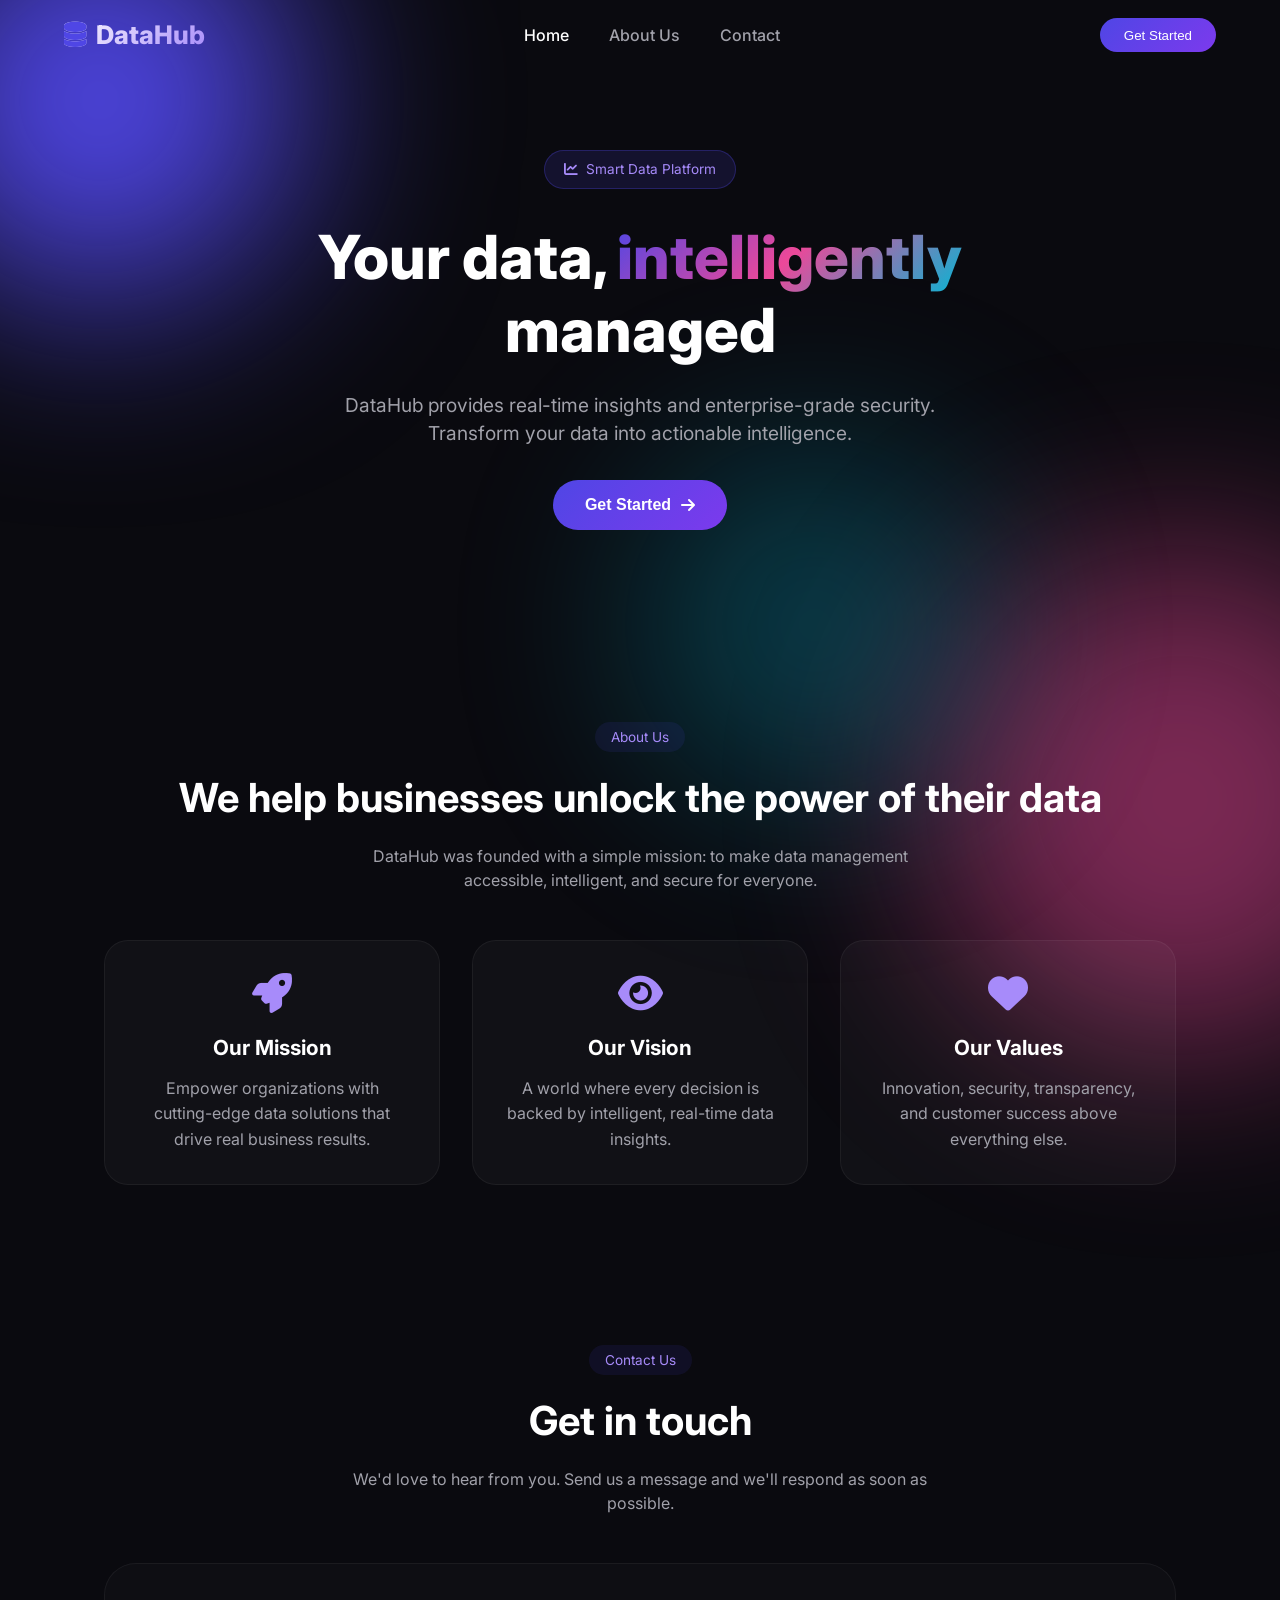
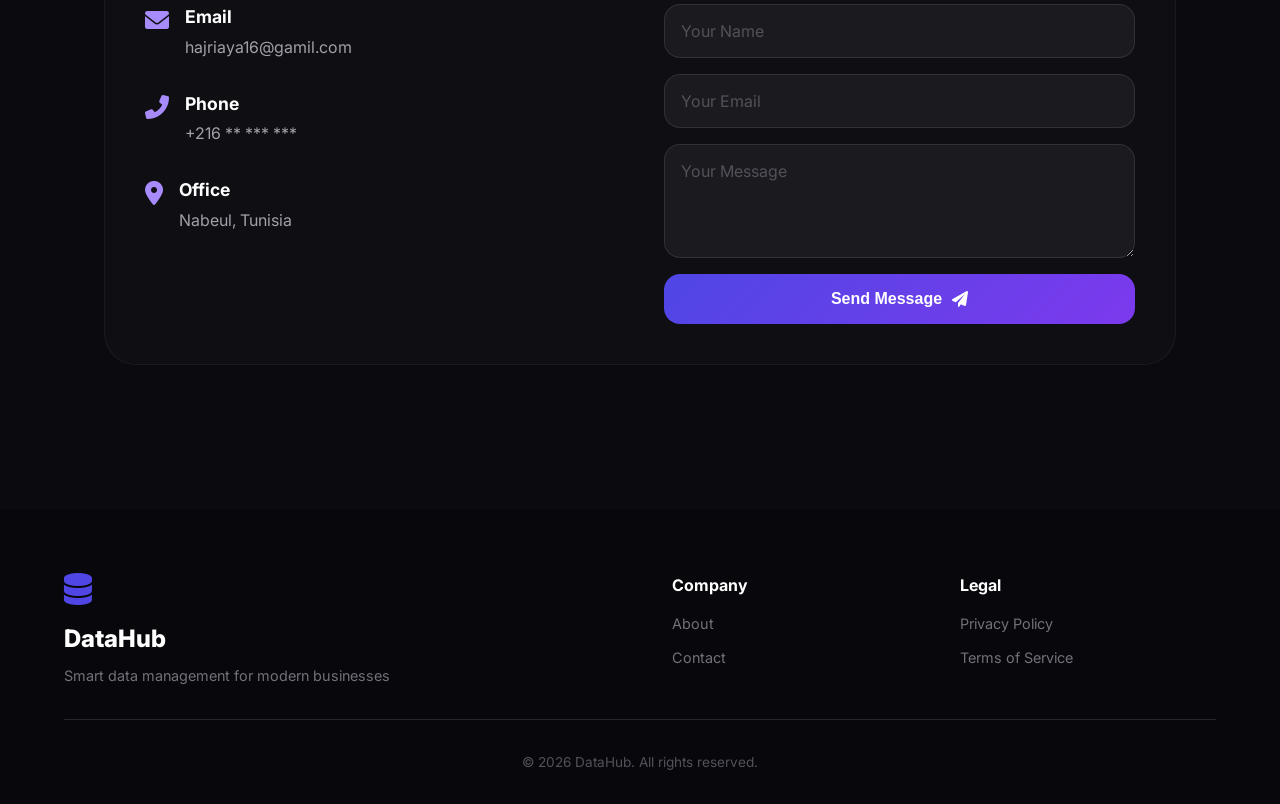
<file: datahub/frontend/index.html>
<!DOCTYPE html>
<html lang="en">
<head>
    <meta charset="UTF-8">
    <meta name="viewport" content="width=device-width, initial-scale=1.0">
    <title>DataHub </title>
    <link rel="stylesheet" href="style.css">
    <link href="https://fonts.googleapis.com/css2?family=Inter:opsz,wght@14..32,300;14..32,400;14..32,500;14..32,600;14..32,700;14..32,800&display=swap" rel="stylesheet">
    <link rel="stylesheet" href="https://cdnjs.cloudflare.com/ajax/libs/font-awesome/6.0.0-beta3/css/all.min.css">
</head>
<body>

    <div class="orb orb1"></div>
    <div class="orb orb2"></div>
    <div class="orb orb3"></div>

    <nav class="navbar">
        <div class="nav-logo">
            <i class="fas fa-database"></i>
            <span>DataHub</span>
        </div>
        <div class="nav-links">
            <a href="#" class="active">Home</a>
            <a href="#about">About Us</a>
            <a href="#contact">Contact</a>
        </div>
        <div class="nav-btn">
            <button class="btn-primary" onclick="getStarted()">Get Started</button>
        </div>
    </nav>

    <main class="container">
        <div class="hero-section">
            <div class="hero-badge">
                <i class="fas fa-chart-line"></i> Smart Data Platform
            </div>
            <h1 class="hero-title">
                Your data, <span class="gradient-text">intelligently</span><br>
                managed
            </h1>
            <p class="hero-desc">
                DataHub provides real-time insights and enterprise-grade security.
                Transform your data into actionable intelligence.
            </p>
            <div class="hero-buttons">
                <button class="btn-hero-primary" onclick="getStarted()">
                    Get Started <i class="fas fa-arrow-right"></i>
                </button>
            </div>
        </div>

        <div class="about-section" id="about">
            <div class="section-header">
                <span class="section-badge">About Us</span>
                <h2>We help businesses unlock the power of their data</h2>
                <p>DataHub was founded with a simple mission: to make data management accessible, intelligent, and secure for everyone.</p>
            </div>
            <div class="about-grid">
                <div class="about-card">
                    <i class="fas fa-rocket"></i>
                    <h3>Our Mission</h3>
                    <p>Empower organizations with cutting-edge data solutions that drive real business results.</p>
                </div>
                <div class="about-card">
                    <i class="fas fa-eye"></i>
                    <h3>Our Vision</h3>
                    <p>A world where every decision is backed by intelligent, real-time data insights.</p>
                </div>
                <div class="about-card">
                    <i class="fas fa-heart"></i>
                    <h3>Our Values</h3>
                    <p>Innovation, security, transparency, and customer success above everything else.</p>
                </div>
            </div>
        </div>

        <div class="contact-section" id="contact">
            <div class="section-header">
                <span class="section-badge">Contact Us</span>
                <h2>Get in touch</h2>
                <p>We'd love to hear from you. Send us a message and we'll respond as soon as possible.</p>
            </div>
            <div class="contact-container">
                <div class="contact-info">
                    <div class="contact-item">
                        <i class="fas fa-envelope"></i>
                        <div>
                            <h4>Email</h4>
                            <p>hajriaya16@gamil.com</p>
                        </div>
                    </div>
                    <div class="contact-item">
                        <i class="fas fa-phone-alt"></i>
                        <div>
                            <h4>Phone</h4>
                            <p>+216 ** *** ***</p>
                        </div>
                    </div>
                    <div class="contact-item">
                        <i class="fas fa-map-marker-alt"></i>
                        <div>
                            <h4>Office</h4>
                            <p>Nabeul, Tunisia</p>
                        </div>
                    </div>
                </div>
                <form class="contact-form" id="contactForm">
                    <input type="text" placeholder="Your Name" required>
                    <input type="email" placeholder="Your Email" required>
                    <textarea rows="4" placeholder="Your Message" required></textarea>
                    <button type="submit" class="btn-submit">Send Message <i class="fas fa-paper-plane"></i></button>
                </form>
            </div>
        </div>
    </main>

    <footer class="footer">
        <div class="footer-content">
            <div class="footer-brand">
                <i class="fas fa-database"></i>
                <span>DataHub</span>
                <p>Smart data management for modern businesses</p>
            </div>
            <div class="footer-links">
                <div class="link-group">
                    <h4>Company</h4>
                    <a href="#about">About</a>
                    <a href="#contact">Contact</a>
                </div>
                <div class="link-group">
                    <h4>Legal</h4>
                    <a href="privacy.html">Privacy Policy</a>
                    <a href="terms.html">Terms of Service</a>
                </div>
            </div>
        </div>
        <div class="footer-bottom">
            <p>&copy; 2026 DataHub. All rights reserved.</p>
        </div>
    </footer>

    <script>
        function getStarted() {
            window.location.href = "auth.html";
        }

        document.getElementById('contactForm').addEventListener('submit', function(e) {
            e.preventDefault();
            alert('Thank you for your message! 📨\nWe will get back to you soon.');
            this.reset();
        });
    </script>
</body>
</html>
</file>
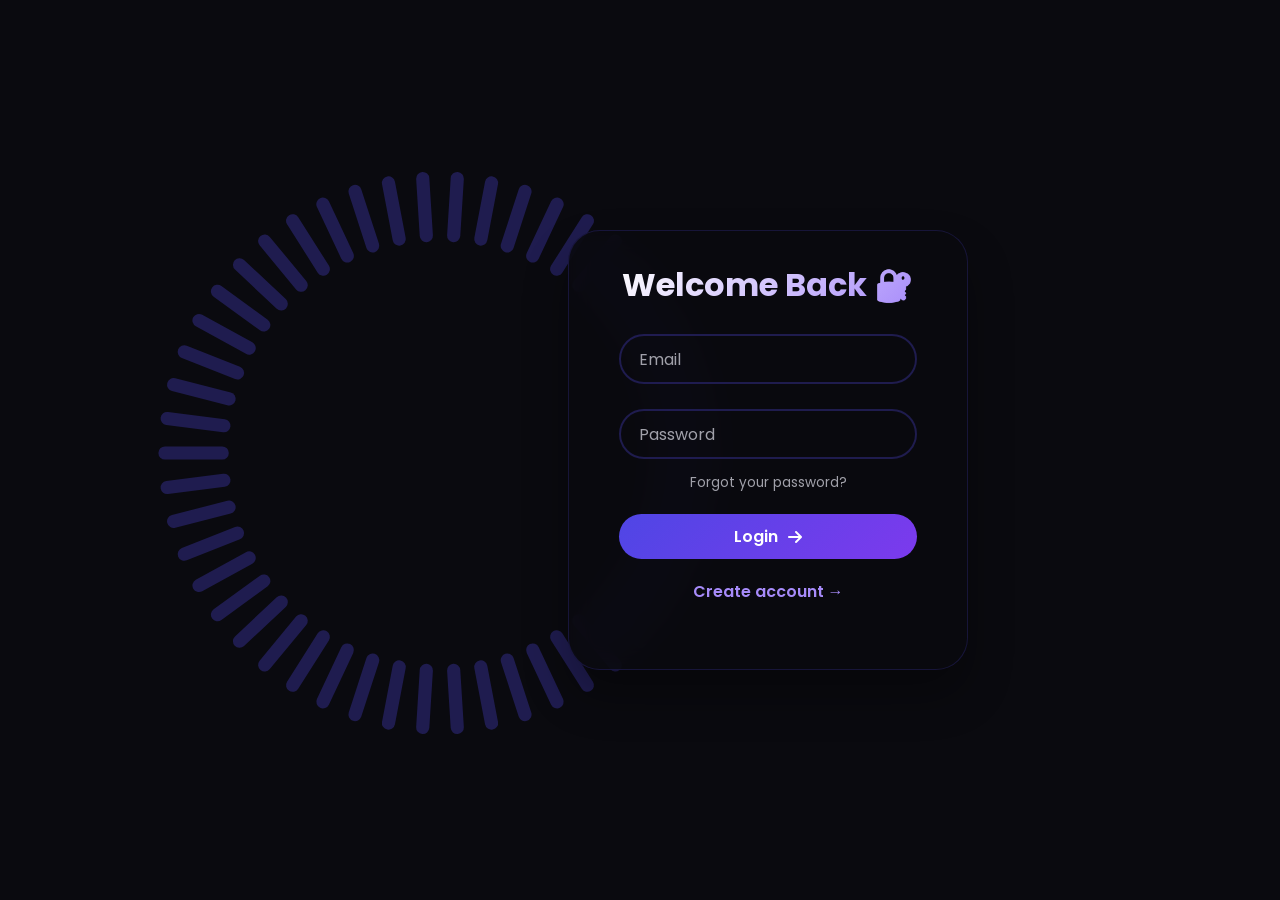
<file: datahub/frontend/auth.html>
<!DOCTYPE html>
<html lang="en">
<head>
    <meta charset="UTF-8">
    <meta name="viewport" content="width=device-width, initial-scale=1.0">
    <title>DataHub | Authentication</title>
    <link href="https://fonts.googleapis.com/css2?family=Poppins:wght@300;400;500;600;700;800;900&display=swap" rel="stylesheet">
    <link rel="stylesheet" href="https://cdnjs.cloudflare.com/ajax/libs/font-awesome/6.0.0-beta3/css/all.min.css">
    <style>
        * {
            margin: 0;
            padding: 0;
            box-sizing: border-box;
            font-family: 'Poppins', sans-serif;
        }

        body {
            display: flex;
            justify-content: center;
            align-items: center;
            min-height: 100vh;
            background: #0a0a0f;
            overflow: hidden;
        }

        /* Animated Circle Lines - DataHub colors */
        .container {
            position: relative;
            width: 256px;
            height: 256px;
            display: flex;
            justify-content: center;
            align-items: center;
            z-index: 1;
        }

        .container span {
            position: absolute;
            left: 0;
            width: 32px;
            height: 6px;
            background: rgba(79, 70, 229, 0.3);
            border-radius: 8px;
            transform-origin: 128px;
            transform: scale(2.2) rotate(calc(var(--i) * (360deg / 50)));
            animation: animateBlink 3s linear infinite;
            animation-delay: calc(var(--i) * (3s / 50));
        }

        @keyframes animateBlink {
            0% {
                background: #4f46e5;
                box-shadow: 0 0 8px #4f46e5, 0 0 15px #7c3aed;
            }
            25% {
                background: rgba(79, 70, 229, 0.2);
                box-shadow: none;
            }
            100% {
                background: rgba(79, 70, 229, 0.2);
                box-shadow: none;
            }
        }

        /* Login Box */
        .login-box {
            position: absolute;
            width: 400px;
            background: rgba(10, 10, 15, 0.85);
            backdrop-filter: blur(15px);
            border-radius: 32px;
            border: 1px solid rgba(79, 70, 229, 0.2);
            z-index: 10;
            box-shadow: 0 25px 45px rgba(0, 0, 0, 0.3);
        }

        .login-box form {
            width: 100%;
            padding: 0 50px 30px 50px;
        }

        h2 {
            font-size: 2em;
            background: linear-gradient(135deg, #ffffff, #a78bfa);
            -webkit-background-clip: text;
            background-clip: text;
            color: transparent;
            text-align: center;
            margin: 30px 0 20px 0;
        }

        /* Input Box */
        .input-box {
            position: relative;
            margin: 25px 0;
        }

        .input-box input {
            width: 100%;
            height: 50px;
            background: transparent;
            border: 2px solid rgba(79, 70, 229, 0.3);
            outline: none;
            border-radius: 40px;
            font-size: 1em;
            color: #fff;
            padding: 0 20px;
            transition: .5s ease;
        }

        .input-box input:focus,
        .input-box input:valid {
            border-color: #4f46e5;
            box-shadow: 0 0 8px rgba(79, 70, 229, 0.4);
        }

        .input-box label {
            position: absolute;
            top: 50%;
            left: 20px;
            transform: translateY(-50%);
            font-size: 1em;
            color: #a1a1aa;
            pointer-events: none;
            transition: .5s ease;
        }

        .input-box input:focus ~ label,
        .input-box input:valid ~ label {
            top: 1px;
            font-size: .8em;
            background: #0a0a0f;
            padding: 0 6px;
            color: #a78bfa;
        }

        /* Forgot Password */
        .forgot-pass {
            margin: -15px 0 20px;
            text-align: center;
        }

        .forgot-pass a {
            font-size: .85em;
            color: #a1a1aa;
            text-decoration: none;
            transition: .3s ease;
        }

        .forgot-pass a:hover {
            color: #a78bfa;
            text-decoration: underline;
        }

        /* Button */
        .btn {
            width: 100%;
            height: 45px;
            background: linear-gradient(135deg, #4f46e5, #7c3aed);
            border: none;
            outline: none;
            border-radius: 40px;
            cursor: pointer;
            font-size: 1em;
            color: white;
            font-weight: 600;
            transition: .3s ease;
            display: flex;
            align-items: center;
            justify-content: center;
            gap: 10px;
        }

        .btn:hover {
            transform: translateY(-2px);
            box-shadow: 0 5px 20px rgba(79, 70, 229, 0.4);
            gap: 15px;
        }

        .btn:disabled {
            opacity: 0.6;
            cursor: not-allowed;
            transform: none;
        }

        /* Signup Link */
        .signup-link {
            margin: 20px 0 10px;
            text-align: center;
        }

        .signup-link a {
            font-size: 1em;
            color: #a78bfa;
            text-decoration: none;
            font-weight: 600;
            transition: .3s ease;
        }

        .signup-link a:hover {
            text-decoration: underline;
            text-shadow: 0 0 5px #a78bfa;
        }

        /* Register Box */
        .register-box {
            position: absolute;
            width: 400px;
            background: rgba(10, 10, 15, 0.85);
            backdrop-filter: blur(15px);
            border-radius: 32px;
            border: 1px solid rgba(79, 70, 229, 0.2);
            z-index: 10;
            box-shadow: 0 25px 45px rgba(0, 0, 0, 0.3);
        }

        .register-box form {
            width: 100%;
            padding: 0 50px 30px 50px;
        }

        .hidden {
            display: none;
        }

        /* Message Styles */
        .message {
            text-align: center;
            margin-top: 15px;
            padding: 10px;
            border-radius: 12px;
            font-size: 0.85em;
        }

        .message.success {
            background: rgba(79, 70, 229, 0.1);
            color: #a78bfa;
            border: 1px solid rgba(79, 70, 229, 0.3);
        }

        .message.error {
            background: rgba(239, 68, 68, 0.1);
            color: #f87171;
            border: 1px solid rgba(239, 68, 68, 0.3);
        }

        /* Loading Overlay */
        .loading-overlay {
            position: absolute;
            top: 0;
            left: 0;
            width: 100%;
            height: 100%;
            background: rgba(10, 10, 15, 0.95);
            backdrop-filter: blur(8px);
            border-radius: 32px;
            display: flex;
            flex-direction: column;
            justify-content: center;
            align-items: center;
            z-index: 20;
        }

        .spinner {
            width: 50px;
            height: 50px;
            border: 3px solid rgba(79, 70, 229, 0.3);
            border-top: 3px solid #4f46e5;
            border-radius: 50%;
            animation: spin 1s linear infinite;
        }

        @keyframes spin {
            0% { transform: rotate(0deg); }
            100% { transform: rotate(360deg); }
        }

        .loading-text {
            margin-top: 15px;
            color: #a78bfa;
            font-size: 0.9em;
        }

        /* Responsive */
        @media (max-width: 480px) {
            .login-box, .register-box {
                width: 320px;
            }
            .login-box form, .register-box form {
                padding: 0 30px 20px 30px;
            }
            h2 {
                font-size: 1.6em;
                margin: 20px 0 15px 0;
            }
            .container {
                transform: scale(0.8);
            }
        }

        /* Position relative for boxes */
        .login-box, .register-box {
            position: relative;
        }
    </style>
</head>
<body>

    <!-- Animated Circle Lines -->
    <div class="container">
        <div class="circle-lines">
            <span style="--i:0;"></span>
            <span style="--i:1;"></span>
            <span style="--i:2;"></span>
            <span style="--i:3;"></span>
            <span style="--i:4;"></span>
            <span style="--i:5;"></span>
            <span style="--i:6;"></span>
            <span style="--i:7;"></span>
            <span style="--i:8;"></span>
            <span style="--i:9;"></span>
            <span style="--i:10;"></span>
            <span style="--i:11;"></span>
            <span style="--i:12;"></span>
            <span style="--i:13;"></span>
            <span style="--i:14;"></span>
            <span style="--i:15;"></span>
            <span style="--i:16;"></span>
            <span style="--i:17;"></span>
            <span style="--i:18;"></span>
            <span style="--i:19;"></span>
            <span style="--i:20;"></span>
            <span style="--i:21;"></span>
            <span style="--i:22;"></span>
            <span style="--i:23;"></span>
            <span style="--i:24;"></span>
            <span style="--i:25;"></span>
            <span style="--i:26;"></span>
            <span style="--i:27;"></span>
            <span style="--i:28;"></span>
            <span style="--i:29;"></span>
            <span style="--i:30;"></span>
            <span style="--i:31;"></span>
            <span style="--i:32;"></span>
            <span style="--i:33;"></span>
            <span style="--i:34;"></span>
            <span style="--i:35;"></span>
            <span style="--i:36;"></span>
            <span style="--i:37;"></span>
            <span style="--i:38;"></span>
            <span style="--i:39;"></span>
            <span style="--i:40;"></span>
            <span style="--i:41;"></span>
            <span style="--i:42;"></span>
            <span style="--i:43;"></span>
            <span style="--i:44;"></span>
            <span style="--i:45;"></span>
            <span style="--i:46;"></span>
            <span style="--i:47;"></span>
            <span style="--i:48;"></span>
            <span style="--i:49;"></span>
        </div>
    </div>

    <!-- LOGIN BOX -->
    <div class="login-box" id="loginBox">
        <form id="loginForm">
            <h2>Welcome Back 🔐</h2>
            <div class="input-box">
                <input type="email" id="loginEmail" required>
                <label>Email</label>
            </div>
            <div class="input-box">
                <input type="password" id="loginPassword" required>
                <label>Password</label>
            </div>
            <div class="forgot-pass">
                <a href="#">Forgot your password?</a>
            </div>
            <button type="button" class="btn" id="loginBtn" onclick="login()">Login <i class="fas fa-arrow-right"></i></button>
            <div class="signup-link">
                <a href="#" onclick="showRegister(); return false;">Create account →</a>
            </div>
            <p id="loginMsg" class="message"></p>
        </form>
    </div>

    <!-- REGISTER BOX -->
    <div class="register-box hidden" id="registerBox">
        <form id="registerForm">
            <h2>Create Account </h2>
            <div class="input-box">
                <input type="text" id="regUsername" required>
                <label>Username</label>
            </div>
            <div class="input-box">
                <input type="email" id="regEmail" required>
                <label>Email</label>
            </div>
            <div class="input-box">
                <input type="password" id="regPassword" required>
                <label>Password</label>
            </div>
            <button type="button" class="btn" id="registerBtn" onclick="register()">Register <i class="fas fa-user-plus"></i></button>
            <div class="signup-link">
                <a href="#" onclick="showLogin(); return false;">← Back to Login</a>
            </div>
            <p id="regMsg" class="message"></p>
        </form>
    </div>

    <script>
        // Show/Hide functions
        function showLogin() {
            document.getElementById("loginBox").classList.remove("hidden");
            document.getElementById("registerBox").classList.add("hidden");
        }

        function showRegister() {
            document.getElementById("registerBox").classList.remove("hidden");
            document.getElementById("loginBox").classList.add("hidden");
        }

        // Show loading spinner
        function showLoading(boxId, buttonId, show) {
            const box = document.getElementById(boxId);
            const button = document.getElementById(buttonId);
            
            if (show) {
                button.disabled = true;
                button.innerHTML = '<i class="fas fa-spinner fa-pulse"></i> Loading...';
                
                let overlay = box.querySelector('.loading-overlay');
                if (!overlay) {
                    overlay = document.createElement('div');
                    overlay.className = 'loading-overlay';
                    overlay.innerHTML = `
                        <div class="spinner"></div>
                        <div class="loading-text">Processing request...</div>
                    `;
                    box.style.position = 'relative';
                    box.appendChild(overlay);
                } else {
                    overlay.style.display = 'flex';
                }
            } else {
                button.disabled = false;
                if (buttonId === 'loginBtn') {
                    button.innerHTML = 'Login <i class="fas fa-arrow-right"></i>';
                } else {
                    button.innerHTML = 'Register <i class="fas fa-user-plus"></i>';
                }
                
                const overlay = box.querySelector('.loading-overlay');
                if (overlay) {
                    overlay.style.display = 'none';
                }
            }
        }

        // Show message
        function showMessage(elementId, message, isError = false) {
            const msgElement = document.getElementById(elementId);
            msgElement.innerHTML = message;
            msgElement.className = isError ? 'message error' : 'message success';
            
            setTimeout(() => {
                if (msgElement.innerHTML === message) {
                    msgElement.innerHTML = '';
                    msgElement.className = 'message';
                }
            }, 3000);
        }

        // LOGIN FUNCTION
        async function login() {
            const email = document.getElementById("loginEmail").value.trim();
            const password = document.getElementById("loginPassword").value;

            if (!email || !password) {
                showMessage("loginMsg", "❌ Please fill in all fields", true);
                return;
            }

            showLoading("loginBox", "loginBtn", true);

            try {
                const response = await fetch("http://localhost:8081/api/users/login", {
                    method: "POST",
                    headers: { "Content-Type": "application/json" },
                    body: JSON.stringify({ email, password })
                });

                const data = await response.json(); // 🔥 مهم

                showLoading("loginBox", "loginBtn", false);

                if (!response.ok) {
                    showMessage("loginMsg", "❌ Invalid credentials", true);
                    return;
                }

                // save token
                localStorage.setItem("token", data.token);

                showMessage("loginMsg", "✅ Login successful!", false);

                // 🔥 ROLE ROUTING HERE
                setTimeout(() => {
                    if (data.role === "ADMIN") {
                        window.location.href = "dashboard-admin.html";
                    } else {
                        window.location.href = "dashboard-user.html";
                    }
                }, 800);

            } catch (error) {
                showLoading("loginBox", "loginBtn", false);
                showMessage("loginMsg", "❌ Network error", true);
            }
        }
        // REGISTER FUNCTION
        async function register() {
            const username = document.getElementById("regUsername").value.trim();
            const email = document.getElementById("regEmail").value.trim();
            const password = document.getElementById("regPassword").value;
            
            if (!username || !email || !password) {
                showMessage("regMsg", "❌ Please fill in all fields", true);
                return;
            }
            
            if (password.length < 6) {
                showMessage("regMsg", "❌ Password must be at least 6 characters", true);
                return;
            }
            
            showLoading("registerBox", "registerBtn", true);
            
            try {
                const response = await fetch("http://localhost:8081/api/users/register", {
                    method: "POST",
                    headers: { "Content-Type": "application/json" },
                    body: JSON.stringify({ username, email, password })
                });
                
                const data = await response.json();
                
                showLoading("registerBox", "registerBtn", false);
                
                if (response.status === 200 || response.status === 201) {
                    showMessage("regMsg", "✅ Registered successfully! Please login.", false);
                    document.getElementById("regUsername").value = "";
                    document.getElementById("regEmail").value = "";
                    document.getElementById("regPassword").value = "";
                    
                    setTimeout(() => {
                        showLogin();
                        showMessage("loginMsg", "✅ Account created! Please login.", false);
                    }, 1500);
                } else {
                    showMessage("regMsg", "❌ " + (data.message || "Registration failed. Email may already exist."), true);
                }
            } catch (error) {
                showLoading("registerBox", "registerBtn", false);
                showMessage("regMsg", "❌ Network error. Cannot connect to server.", true);
                console.error("Register error:", error);
            }
        }
    </script>
</body>
</html>
</file>
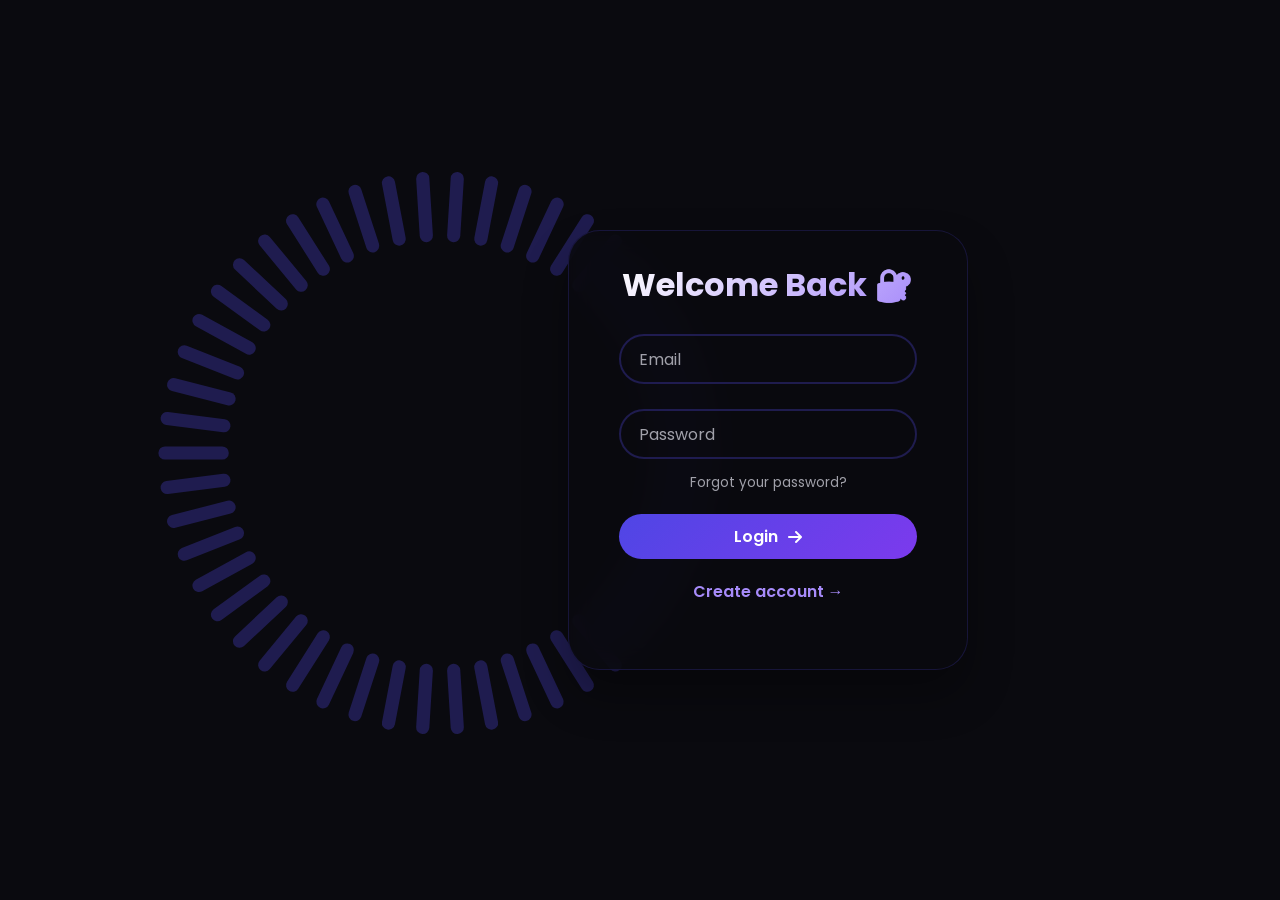
<file: datahub/frontend/dashboard-admin.html>
<!DOCTYPE html>
<html lang="en">
<head>
    <meta charset="UTF-8">
    <meta name="viewport" content="width=device-width, initial-scale=1.0">
    <title>Admin Dashboard - DataHub</title>
    <link href="https://fonts.googleapis.com/css2?family=Inter:opsz,wght@14..32,300;14..32,400;14..32,500;14..32,600;14..32,700;14..32,800&display=swap" rel="stylesheet">
    <link rel="stylesheet" href="https://cdnjs.cloudflare.com/ajax/libs/font-awesome/6.0.0-beta3/css/all.min.css">
    <style>
        * {
            margin: 0;
            padding: 0;
            box-sizing: border-box;
        }

        body {
            font-family: 'Inter', system-ui, -apple-system, sans-serif;
            background: #0a0a0f;
            color: #ffffff;
            overflow-x: hidden;
            min-height: 100vh;
        }

        /* Animated Orbs */
        .orb {
            position: fixed;
            border-radius: 50%;
            filter: blur(100px);
            z-index: -1;
            pointer-events: none;
            animation: float 20s infinite alternate ease-in-out;
        }

        .orb1 {
            width: 400px;
            height: 400px;
            background: #4f46e5;
            top: -100px;
            left: -100px;
            animation-duration: 25s;
        }

        .orb2 {
            width: 500px;
            height: 500px;
            background: #ec4899;
            bottom: -150px;
            right: -150px;
            animation-duration: 30s;
            animation-delay: -5s;
            opacity: 0.5;
        }

        .orb3 {
            width: 350px;
            height: 350px;
            background: #06b6d4;
            top: 50%;
            left: 50%;
            animation-duration: 22s;
            animation-delay: -10s;
            opacity: 0.3;
        }

        @keyframes float {
            0% {
                transform: translate(0, 0) scale(1);
            }
            100% {
                transform: translate(80px, 80px) scale(1.2);
            }
        }

        /* Topbar */
        .topbar {
            display: flex;
            justify-content: space-between;
            align-items: center;
            padding: 1rem 5%;
            background: rgba(10, 10, 15, 0.8);
            backdrop-filter: blur(10px);
            border-bottom: 1px solid rgba(79, 70, 229, 0.2);
            position: sticky;
            top: 0;
            z-index: 100;
        }

        .topbar h2 {
            font-size: 1.5rem;
            font-weight: 600;
            display: flex;
            align-items: center;
            gap: 10px;
        }

        .topbar h2 i {
            color: #ec4899;
            font-size: 1.8rem;
        }

        .admin-badge {
            background: linear-gradient(135deg, #ec4899, #4f46e5);
            padding: 0.2rem 0.8rem;
            border-radius: 40px;
            font-size: 0.7rem;
            font-weight: 500;
            margin-left: 10px;
        }

        .logout-btn {
            background: linear-gradient(135deg, #4f46e5, #7c3aed);
            border: none;
            color: white;
            padding: 0.6rem 1.5rem;
            border-radius: 40px;
            cursor: pointer;
            font-weight: 600;
            font-size: 0.9rem;
            transition: all 0.3s ease;
            display: flex;
            align-items: center;
            gap: 8px;
        }

        .logout-btn:hover {
            transform: translateY(-2px);
            box-shadow: 0 10px 25px -5px rgba(79, 70, 229, 0.4);
            gap: 12px;
        }

        /* Container */
        .container {
            max-width: 1400px;
            margin: 0 auto;
            padding: 2rem 5%;
            display: grid;
            grid-template-columns: 1fr 1fr;
            gap: 2rem;
        }

        /* Cards */
        .card {
            background: rgba(255, 255, 255, 0.03);
            backdrop-filter: blur(10px);
            border: 1px solid rgba(255, 255, 255, 0.05);
            border-radius: 24px;
            padding: 2rem;
            transition: all 0.3s ease;
        }

        .card:hover {
            border-color: rgba(79, 70, 229, 0.3);
            box-shadow: 0 10px 30px rgba(0, 0, 0, 0.3);
        }

        .card h3 {
            font-size: 1.5rem;
            margin-bottom: 1.5rem;
            display: flex;
            align-items: center;
            gap: 10px;
        }

        .card h3 i {
            color: #a78bfa;
        }

        .card h3 .count-badge {
            background: rgba(79, 70, 229, 0.2);
            padding: 0.2rem 0.6rem;
            border-radius: 20px;
            font-size: 0.8rem;
            font-weight: 500;
            color: #a78bfa;
        }

        /* Buttons */
        .card-btn {
            background: linear-gradient(135deg, #4f46e5, #7c3aed);
            border: none;
            color: white;
            padding: 0.75rem 1.5rem;
            border-radius: 12px;
            cursor: pointer;
            font-weight: 500;
            font-size: 0.9rem;
            transition: all 0.3s ease;
            margin-bottom: 1.5rem;
            display: inline-flex;
            align-items: center;
            gap: 8px;
        }

        .card-btn:hover {
            transform: translateY(-2px);
            box-shadow: 0 10px 20px -5px rgba(79, 70, 229, 0.4);
            gap: 12px;
        }

        /* Lists */
        .list-container {
            max-height: 500px;
            overflow-y: auto;
        }

        .list-item {
            background: rgba(255, 255, 255, 0.03);
            border: 1px solid rgba(255, 255, 255, 0.05);
            border-radius: 16px;
            padding: 1rem;
            margin-bottom: 0.8rem;
            transition: all 0.3s ease;
        }

        .list-item:hover {
            background: rgba(79, 70, 229, 0.05);
            border-color: rgba(79, 70, 229, 0.3);
            transform: translateX(5px);
        }

        .user-header {
            display: flex;
            justify-content: space-between;
            align-items: center;
            margin-bottom: 0.5rem;
            flex-wrap: wrap;
            gap: 0.5rem;
        }

        .user-name {
            font-size: 1rem;
            font-weight: 700;
            color: #a78bfa;
            display: flex;
            align-items: center;
            gap: 8px;
        }

        .user-role {
            font-size: 0.7rem;
            padding: 0.2rem 0.6rem;
            border-radius: 20px;
            font-weight: 500;
        }

        .role-admin {
            background: rgba(236, 72, 153, 0.2);
            color: #ec4899;
            border: 1px solid rgba(236, 72, 153, 0.3);
        }

        .role-user {
            background: rgba(79, 70, 229, 0.2);
            color: #a78bfa;
            border: 1px solid rgba(79, 70, 229, 0.3);
        }

        .user-email {
            font-size: 0.8rem;
            color: #a1a1aa;
            display: flex;
            align-items: center;
            gap: 6px;
        }

        .data-item {
            background: rgba(255, 255, 255, 0.03);
            border: 1px solid rgba(255, 255, 255, 0.05);
            border-radius: 16px;
            padding: 1rem;
            margin-bottom: 0.8rem;
            transition: all 0.3s ease;
        }

        .data-item:hover {
            background: rgba(79, 70, 229, 0.05);
            border-color: rgba(79, 70, 229, 0.3);
            transform: translateX(5px);
        }

        .data-title {
            font-size: 1rem;
            font-weight: 700;
            color: #a78bfa;
            margin-bottom: 0.5rem;
            display: flex;
            align-items: center;
            gap: 8px;
        }

        .data-meta {
            font-size: 0.75rem;
            color: #52525b;
            display: flex;
            align-items: center;
            gap: 6px;
            margin-top: 0.5rem;
        }

        .data-meta i {
            font-size: 0.7rem;
        }

        /* Empty state */
        .empty-state {
            text-align: center;
            padding: 2rem;
            color: #52525b;
        }

        .empty-state i {
            font-size: 3rem;
            margin-bottom: 1rem;
            opacity: 0.5;
        }

        /* Loading spinner */
        .loading-spinner {
            display: flex;
            justify-content: center;
            align-items: center;
            padding: 2rem;
        }

        .spinner {
            width: 40px;
            height: 40px;
            border: 3px solid rgba(79, 70, 229, 0.3);
            border-top: 3px solid #4f46e5;
            border-radius: 50%;
            animation: spin 1s linear infinite;
        }

        @keyframes spin {
            0% { transform: rotate(0deg); }
            100% { transform: rotate(360deg); }
        }

        /* Scrollbar */
        .list-container::-webkit-scrollbar {
            width: 6px;
        }

        .list-container::-webkit-scrollbar-track {
            background: rgba(255, 255, 255, 0.05);
            border-radius: 10px;
        }

        .list-container::-webkit-scrollbar-thumb {
            background: rgba(79, 70, 229, 0.4);
            border-radius: 10px;
        }

        .list-container::-webkit-scrollbar-thumb:hover {
            background: rgba(79, 70, 229, 0.6);
        }

        /* Message */
        .message {
            margin-top: 1rem;
            padding: 0.75rem;
            border-radius: 12px;
            font-size: 0.85rem;
            text-align: center;
        }

        .message.error {
            background: rgba(239, 68, 68, 0.1);
            color: #f87171;
            border: 1px solid rgba(239, 68, 68, 0.3);
        }

        /* Responsive */
        @media (max-width: 768px) {
            .container {
                grid-template-columns: 1fr;
                gap: 1.5rem;
                padding: 1.5rem;
            }

            .topbar {
                padding: 0.8rem 1.5rem;
            }

            .topbar h2 {
                font-size: 1.2rem;
            }

            .card {
                padding: 1.5rem;
            }

            .card h3 {
                font-size: 1.3rem;
            }

            .user-header {
                flex-direction: column;
                align-items: flex-start;
            }
        }

        @media (max-width: 480px) {
            .topbar h2 span {
                display: none;
            }

            .logout-btn span {
                display: none;
            }
        }
    </style>
</head>
<body>

    <div class="orb orb1"></div>
    <div class="orb orb2"></div>
    <div class="orb orb3"></div>

    <!-- Topbar -->
    <div class="topbar">
        <h2>
            <i class="fas fa-crown"></i>
            <span>Admin Dashboard</span>
            <span class="admin-badge">ADMIN</span>
        </h2>
        <button class="logout-btn" onclick="logout()">
            <i class="fas fa-sign-out-alt"></i>
            <span>Logout</span>
        </button>
    </div>

    <!-- Main Container -->
    <div class="container">
        <!-- Users Card -->
        <div class="card">
            <h3>
                <i class="fas fa-users"></i>
                All Users
                <span class="count-badge" id="usersCount">0</span>
            </h3>
            <button class="card-btn" onclick="loadUsers()">
                <i class="fas fa-sync-alt"></i>
                Load Users
            </button>
            <div id="usersList" class="list-container">
                <div class="empty-state">
                    <i class="fas fa-user-friends"></i>
                    <p>No users loaded yet</p>
                    <p style="font-size: 0.8rem;">Click "Load Users" to see all registered users</p>
                </div>
            </div>
        </div>

        <!-- Data Card -->
        <div class="card">
            <h3>
                <i class="fas fa-database"></i>
                All Data
                <span class="count-badge" id="dataCount">0</span>
            </h3>
            <button class="card-btn" onclick="loadAllData()">
                <i class="fas fa-sync-alt"></i>
                Load Data
            </button>
            <div id="allData" class="list-container">
                <div class="empty-state">
                    <i class="fas fa-inbox"></i>
                    <p>No data loaded yet</p>
                    <p style="font-size: 0.8rem;">Click "Load Data" to see all user data</p>
                </div>
            </div>
        </div>
    </div>

    <script>
        // Get token from localStorage
        const token = localStorage.getItem("token");

        // Check if user is authenticated
        if (!token) {
            window.location.href = "auth.html";
        }

        // Show loading spinner
        function showLoading(containerId) {
            const container = document.getElementById(containerId);
            container.innerHTML = `
                <div class="loading-spinner">
                    <div class="spinner"></div>
                </div>
            `;
        }

        // Show empty state
        function showEmptyState(containerId, message, icon) {
            const container = document.getElementById(containerId);
            container.innerHTML = `
                <div class="empty-state">
                    <i class="fas ${icon}"></i>
                    <p>${message}</p>
                </div>
            `;
        }

        // Update count badge
        function updateCountBadge(badgeId, count) {
            const badge = document.getElementById(badgeId);
            if (badge) {
                badge.textContent = count;
            }
        }

        // LOAD USERS
        async function loadUsers() {
            showLoading("usersList");
            
            try {
                const response = await fetch("http://localhost:8081/api/admin/users", {
                    headers: {
                        "Authorization": "Bearer " + token
                    }
                });
                
                if (response.status === 401 || response.status === 403) {
                    localStorage.removeItem("token");
                    window.location.href = "auth.html";
                    return;
                }
                
                const users = await response.json();
                
                if (!users || users.length === 0) {
                    showEmptyState("usersList", "No users found", "fa-user-friends");
                    updateCountBadge("usersCount", 0);
                    return;
                }
                
                // Update count badge
                updateCountBadge("usersCount", users.length);
                
                // Display users
                const usersListDiv = document.getElementById("usersList");
                usersListDiv.innerHTML = users.map(user => `
                    <div class="list-item">
                        <div class="user-header">
                            <div class="user-name">
                                <i class="fas fa-user-circle"></i>
                                ${escapeHtml(user.username)}
                            </div>
                            <div class="user-role ${user.role === 'ADMIN' ? 'role-admin' : 'role-user'}">
                                <i class="fas ${user.role === 'ADMIN' ? 'fa-crown' : 'fa-user'}"></i>
                                ${user.role || 'USER'}
                            </div>
                        </div>
                        <div class="user-email">
                            <i class="fas fa-envelope"></i>
                            ${escapeHtml(user.email)}
                        </div>
                    </div>
                `).join("");
                
            } catch (error) {
                console.error("Error loading users:", error);
                showEmptyState("usersList", "Error loading users. Check your connection.", "fa-exclamation-triangle");
            }
        }

        // LOAD ALL DATA
        async function loadAllData() {
            showLoading("allData");
            
            try {
                const response = await fetch("http://localhost:8081/api/data/all", {
                    headers: {
                        "Authorization": "Bearer " + token
                    }
                });
                
                if (response.status === 401 || response.status === 403) {
                    localStorage.removeItem("token");
                    window.location.href = "auth.html";
                    return;
                }
                
                const data = await response.json();
                
                if (!data || data.length === 0) {
                    showEmptyState("allData", "No data found", "fa-inbox");
                    updateCountBadge("dataCount", 0);
                    return;
                }
                
                // Update count badge
                updateCountBadge("dataCount", data.length);
                
                // Display data
                const allDataDiv = document.getElementById("allData");
                allDataDiv.innerHTML = data.map(item => `
                    <div class="data-item">
                        <div class="data-title">
                            <i class="fas fa-tag"></i>
                            ${escapeHtml(item.title)}
                        </div>
                        <div class="data-content" style="font-size:0.85rem; color:#a1a1aa; margin-top:0.5rem;">
                            ${escapeHtml(item.content && item.content.length > 150 ? item.content.substring(0, 150) + '...' : item.content || 'No content')}
                        </div>
                        <div class="data-meta">
                            <i class="fas fa-user"></i>
                            Created by: ${escapeHtml(item.createdBy || 'Unknown')}
                        </div>
                    </div>
                `).join("");
                
            } catch (error) {
                console.error("Error loading data:", error);
                showEmptyState("allData", "Error loading data. Check your connection.", "fa-exclamation-triangle");
            }
        }

        // LOGOUT
        function logout() {
            localStorage.removeItem("token");
            window.location.href = "auth.html";
        }

        // Helper function to escape HTML
        function escapeHtml(str) {
            if (!str) return "";
            return str
                .replace(/&/g, "&amp;")
                .replace(/</g, "&lt;")
                .replace(/>/g, "&gt;")
                .replace(/"/g, "&quot;")
                .replace(/'/g, "&#39;");
        }
    </script>
</body>
</html>
</file>
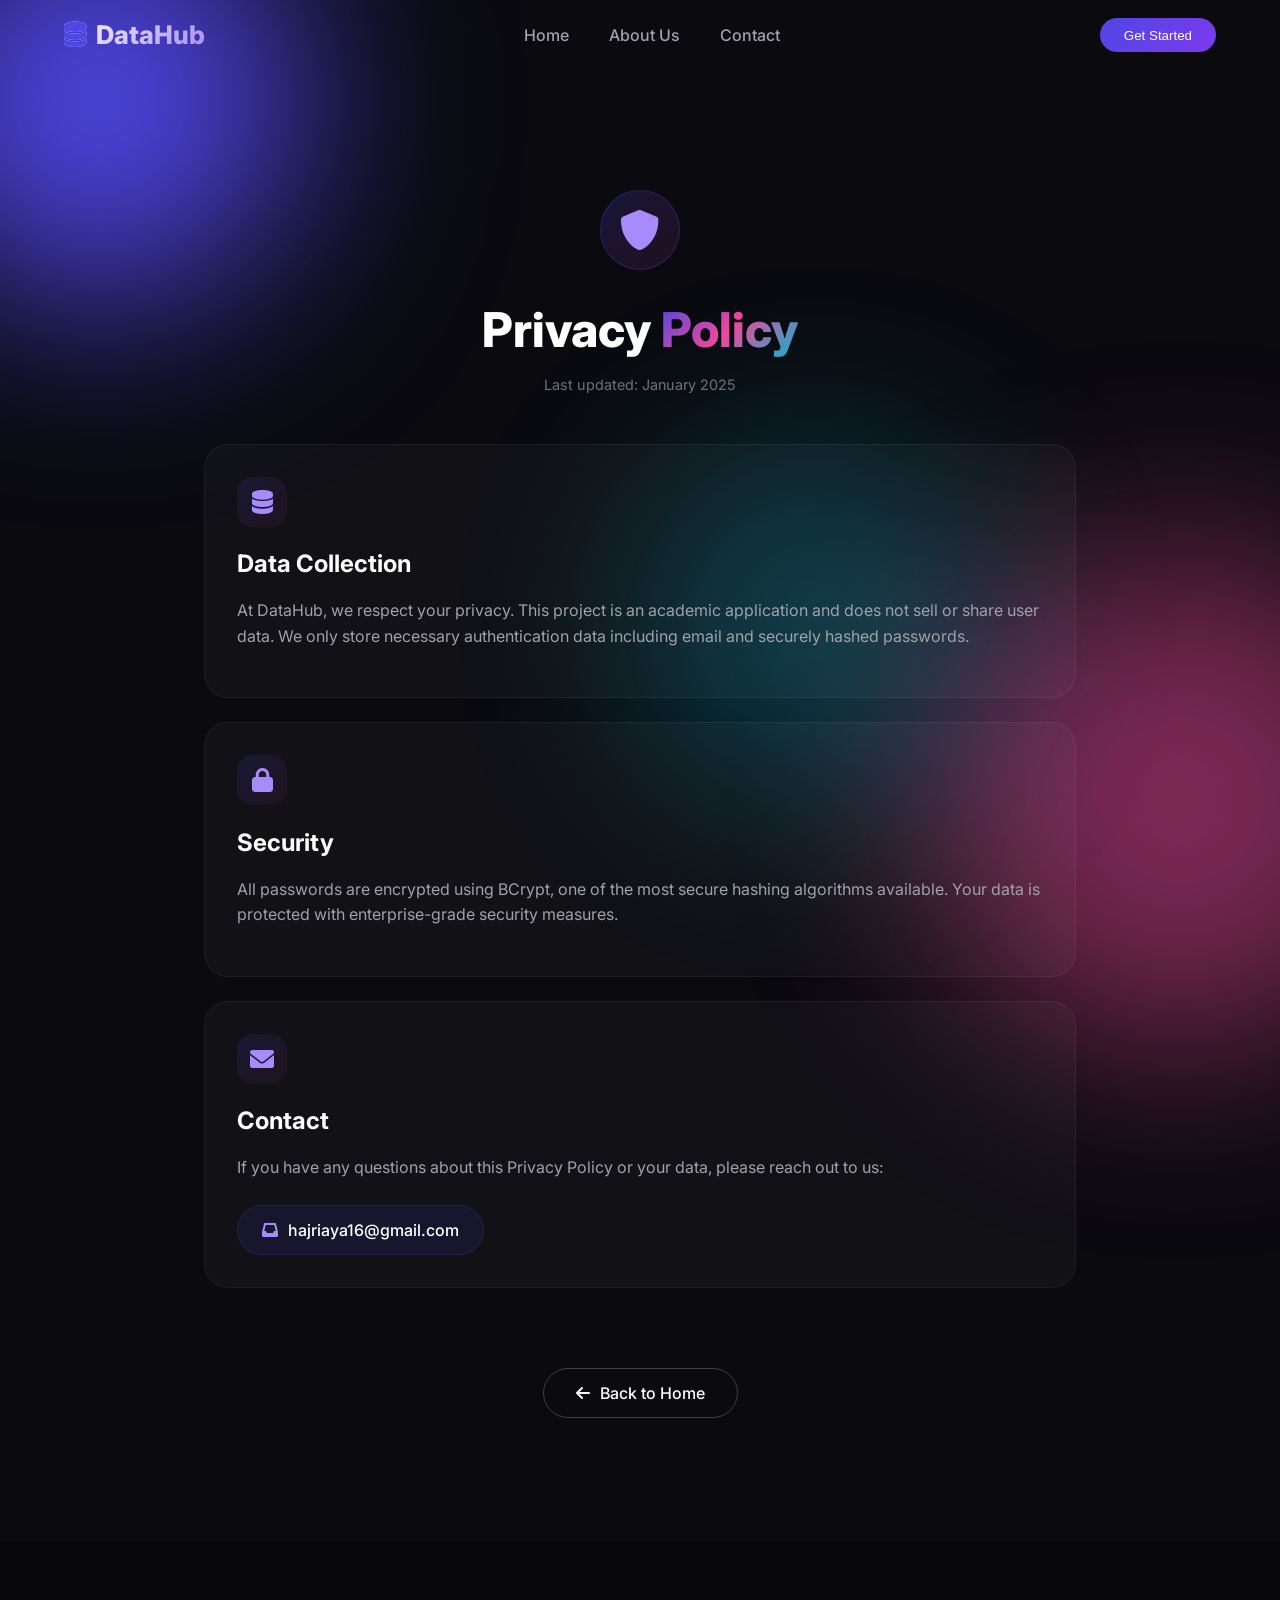
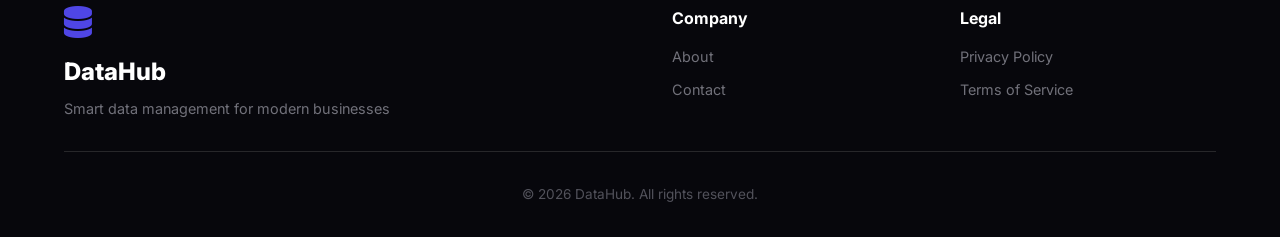
<file: datahub/frontend/privacy.html>
<!DOCTYPE html>
<html lang="en">
<head>
    <meta charset="UTF-8">
    <meta name="viewport" content="width=device-width, initial-scale=1.0">
    <title>Privacy Policy - DataHub</title>
    <link href="https://fonts.googleapis.com/css2?family=Inter:opsz,wght@14..32,300;14..32,400;14..32,500;14..32,600;14..32,700;14..32,800&display=swap" rel="stylesheet">
    <link rel="stylesheet" href="https://cdnjs.cloudflare.com/ajax/libs/font-awesome/6.0.0-beta3/css/all.min.css">
    <style>
        * {
            margin: 0;
            padding: 0;
            box-sizing: border-box;
        }

        body {
            font-family: 'Inter', system-ui, -apple-system, sans-serif;
            background: #0a0a0f;
            color: #ffffff;
            overflow-x: hidden;
            line-height: 1.5;
        }

        /* Animated Orbs */
        .orb {
            position: fixed;
            border-radius: 50%;
            filter: blur(100px);
            z-index: -1;
            pointer-events: none;
            animation: float 20s infinite alternate ease-in-out;
        }

        .orb1 {
            width: 400px;
            height: 400px;
            background: #4f46e5;
            top: -100px;
            left: -100px;
            animation-duration: 25s;
        }

        .orb2 {
            width: 500px;
            height: 500px;
            background: #ec4899;
            bottom: -150px;
            right: -150px;
            animation-duration: 30s;
            animation-delay: -5s;
            opacity: 0.5;
        }

        .orb3 {
            width: 350px;
            height: 350px;
            background: #06b6d4;
            top: 50%;
            left: 50%;
            animation-duration: 22s;
            animation-delay: -10s;
            opacity: 0.3;
        }

        @keyframes float {
            0% {
                transform: translate(0, 0) scale(1);
            }
            100% {
                transform: translate(80px, 80px) scale(1.2);
            }
        }

        /* Navbar */
        .navbar {
            display: flex;
            justify-content: space-between;
            align-items: center;
            padding: 1rem 5%;
            max-width: 1400px;
            margin: 0 auto;
            position: relative;
            z-index: 100;
        }

        .nav-logo {
            display: flex;
            align-items: center;
            gap: 10px;
            font-size: 1.6rem;
            font-weight: 800;
            background: linear-gradient(135deg, #fff, #a78bfa);
            -webkit-background-clip: text;
            background-clip: text;
            color: transparent;
        }

        .nav-logo i {
            color: #4f46e5;
            background: none;
            -webkit-background-clip: unset;
            background-clip: unset;
        }

        .nav-links {
            display: flex;
            gap: 2.5rem;
        }

        .nav-links a {
            text-decoration: none;
            color: #a1a1aa;
            font-weight: 500;
            transition: color 0.3s ease;
        }

        .nav-links a:hover {
            color: #ffffff;
        }

        .btn-primary {
            background: linear-gradient(135deg, #4f46e5, #7c3aed);
            border: none;
            color: white;
            padding: 0.6rem 1.5rem;
            border-radius: 40px;
            cursor: pointer;
            font-weight: 500;
            transition: all 0.3s ease;
        }

        .btn-primary:hover {
            transform: translateY(-2px);
            box-shadow: 0 10px 25px -5px rgba(79, 70, 229, 0.4);
        }

        /* Legal Container */
        .legal-container {
            max-width: 1000px;
            margin: 0 auto;
            padding: 120px 5% 60px;
        }

        .legal-header {
            text-align: center;
            margin-bottom: 3rem;
        }

        .legal-icon {
            width: 80px;
            height: 80px;
            background: linear-gradient(135deg, rgba(79, 70, 229, 0.2), rgba(236, 72, 153, 0.1));
            border-radius: 50%;
            display: flex;
            align-items: center;
            justify-content: center;
            margin: 0 auto 1.5rem;
            border: 1px solid rgba(79, 70, 229, 0.3);
        }

        .legal-icon i {
            font-size: 2.5rem;
            color: #a78bfa;
        }

        .legal-header h1 {
            font-size: 3rem;
            font-weight: 800;
            margin-bottom: 0.5rem;
        }

        .gradient-text {
            background: linear-gradient(135deg, #4f46e5, #ec4899, #06b6d4);
            -webkit-background-clip: text;
            background-clip: text;
            color: transparent;
        }

        .legal-header p {
            color: #71717a;
            font-size: 0.9rem;
        }

        /* Legal Cards */
        .legal-content {
            display: flex;
            flex-direction: column;
            gap: 1.5rem;
            margin-bottom: 3rem;
        }

        .legal-card {
            background: rgba(255, 255, 255, 0.03);
            border: 1px solid rgba(255, 255, 255, 0.05);
            border-radius: 24px;
            padding: 2rem;
            transition: all 0.3s ease;
        }

        .legal-card:hover {
            transform: translateY(-3px);
            border-color: rgba(79, 70, 229, 0.3);
            background: rgba(79, 70, 229, 0.02);
        }

        .card-icon {
            width: 50px;
            height: 50px;
            background: linear-gradient(135deg, rgba(79, 70, 229, 0.15), rgba(236, 72, 153, 0.05));
            border-radius: 16px;
            display: flex;
            align-items: center;
            justify-content: center;
            margin-bottom: 1.2rem;
        }

        .card-icon i {
            font-size: 1.5rem;
            color: #a78bfa;
        }

        .legal-card h2 {
            font-size: 1.5rem;
            margin-bottom: 1rem;
        }

        .legal-card p {
            color: #a1a1aa;
            line-height: 1.6;
            margin-bottom: 1rem;
        }

        .contact-email {
            display: inline-flex;
            align-items: center;
            gap: 10px;
            background: rgba(79, 70, 229, 0.1);
            padding: 0.75rem 1.5rem;
            border-radius: 40px;
            margin-top: 0.5rem;
            border: 1px solid rgba(79, 70, 229, 0.2);
        }

        .contact-email i {
            color: #a78bfa;
        }

        .contact-email span {
            color: white;
            font-weight: 500;
        }

        /* Back Link */
        .legal-footer {
            text-align: center;
            padding: 2rem 0;
        }

        .back-link {
            display: inline-flex;
            align-items: center;
            gap: 10px;
            background: transparent;
            border: 1px solid #3f3f46;
            padding: 0.75rem 2rem;
            border-radius: 40px;
            color: white;
            text-decoration: none;
            font-weight: 500;
            transition: all 0.3s ease;
        }

        .back-link:hover {
            border-color: #4f46e5;
            background: rgba(79, 70, 229, 0.1);
            gap: 15px;
        }

        /* Footer */
        .footer {
            background: #07070c;
            padding: 4rem 5% 2rem;
            margin-top: 2rem;
        }

        .footer-content {
            max-width: 1200px;
            margin: 0 auto;
            display: grid;
            grid-template-columns: 1fr 1fr;
            gap: 4rem;
        }

        .footer-brand i {
            font-size: 2rem;
            color: #4f46e5;
            margin-bottom: 1rem;
        }

        .footer-brand span {
            font-size: 1.5rem;
            font-weight: 800;
            display: block;
            margin-bottom: 0.5rem;
        }

        .footer-brand p {
            color: #71717a;
            font-size: 0.9rem;
        }

        .footer-links {
            display: grid;
            grid-template-columns: repeat(2, 1fr);
            gap: 2rem;
        }

        .link-group h4 {
            color: white;
            margin-bottom: 1rem;
            font-size: 1rem;
        }

        .link-group a {
            display: block;
            color: #71717a;
            text-decoration: none;
            margin-bottom: 0.75rem;
            font-size: 0.9rem;
            transition: color 0.3s ease;
        }

        .link-group a:hover {
            color: #a78bfa;
        }

        .footer-bottom {
            text-align: center;
            padding-top: 2rem;
            margin-top: 2rem;
            border-top: 1px solid #27272a;
            color: #52525b;
            font-size: 0.85rem;
        }

        /* Responsive */
        @media (max-width: 768px) {
            .navbar {
                flex-direction: column;
                gap: 1rem;
                padding: 1rem;
            }

            .nav-links {
                gap: 1.5rem;
                flex-wrap: wrap;
                justify-content: center;
            }

            .legal-header h1 {
                font-size: 2rem;
            }

            .legal-container {
                padding: 100px 5% 40px;
            }

            .legal-card {
                padding: 1.5rem;
            }

            .footer-content {
                grid-template-columns: 1fr;
                gap: 2rem;
            }
        }

        @media (max-width: 480px) {
            .legal-header h1 {
                font-size: 1.8rem;
            }

            .legal-icon {
                width: 60px;
                height: 60px;
            }

            .legal-icon i {
                font-size: 1.8rem;
            }

            .footer-links {
                grid-template-columns: 1fr;
            }
        }
    </style>
</head>
<body>

    <div class="orb orb1"></div>
    <div class="orb orb2"></div>
    <div class="orb orb3"></div>

    <nav class="navbar">
        <div class="nav-logo">
            <i class="fas fa-database"></i>
            <span>DataHub</span>
        </div>
        <div class="nav-links">
            <a href="index.html">Home</a>
            <a href="index.html#about">About Us</a>
            <a href="index.html#contact">Contact</a>
        </div>
        <div class="nav-btn">
            <button class="btn-primary" onclick="window.location.href='index.html'">Get Started</button>
        </div>
    </nav>

    <main class="legal-container">
        <div class="legal-header">
            <div class="legal-icon">
                <i class="fas fa-shield-alt"></i>
            </div>
            <h1>Privacy <span class="gradient-text">Policy</span></h1>
            <p>Last updated: January 2025</p>
        </div>

        <div class="legal-content">
            <div class="legal-card">
                <div class="card-icon">
                    <i class="fas fa-database"></i>
                </div>
                <h2>Data Collection</h2>
                <p>At DataHub, we respect your privacy. This project is an academic application and does not sell or share user data. We only store necessary authentication data including email and securely hashed passwords.</p>
            </div>

            <div class="legal-card">
                <div class="card-icon">
                    <i class="fas fa-lock"></i>
                </div>
                <h2>Security</h2>
                <p>All passwords are encrypted using BCrypt, one of the most secure hashing algorithms available. Your data is protected with enterprise-grade security measures.</p>
            </div>

            <div class="legal-card">
                <div class="card-icon">
                    <i class="fas fa-envelope"></i>
                </div>
                <h2>Contact</h2>
                <p>If you have any questions about this Privacy Policy or your data, please reach out to us:</p>
                <div class="contact-email">
                    <i class="fas fa-inbox"></i>
                    <span>hajriaya16@gmail.com</span>
                </div>
            </div>
        </div>

        <div class="legal-footer">
            <a href="index.html" class="back-link">
                <i class="fas fa-arrow-left"></i>
                Back to Home
            </a>
        </div>
    </main>

    <footer class="footer">
        <div class="footer-content">
            <div class="footer-brand">
                <i class="fas fa-database"></i>
                <span>DataHub</span>
                <p>Smart data management for modern businesses</p>
            </div>
            <div class="footer-links">
                <div class="link-group">
                    <h4>Company</h4>
                    <a href="index.html#about">About</a>
                    <a href="index.html#contact">Contact</a>
                </div>
                <div class="link-group">
                    <h4>Legal</h4>
                    <a href="privacy.html">Privacy Policy</a>
                    <a href="#">Terms of Service</a>
                </div>
            </div>
        </div>
        <div class="footer-bottom">
            <p>&copy; 2026 DataHub. All rights reserved.</p>
        </div>
    </footer>

</body>
</html>
</file>
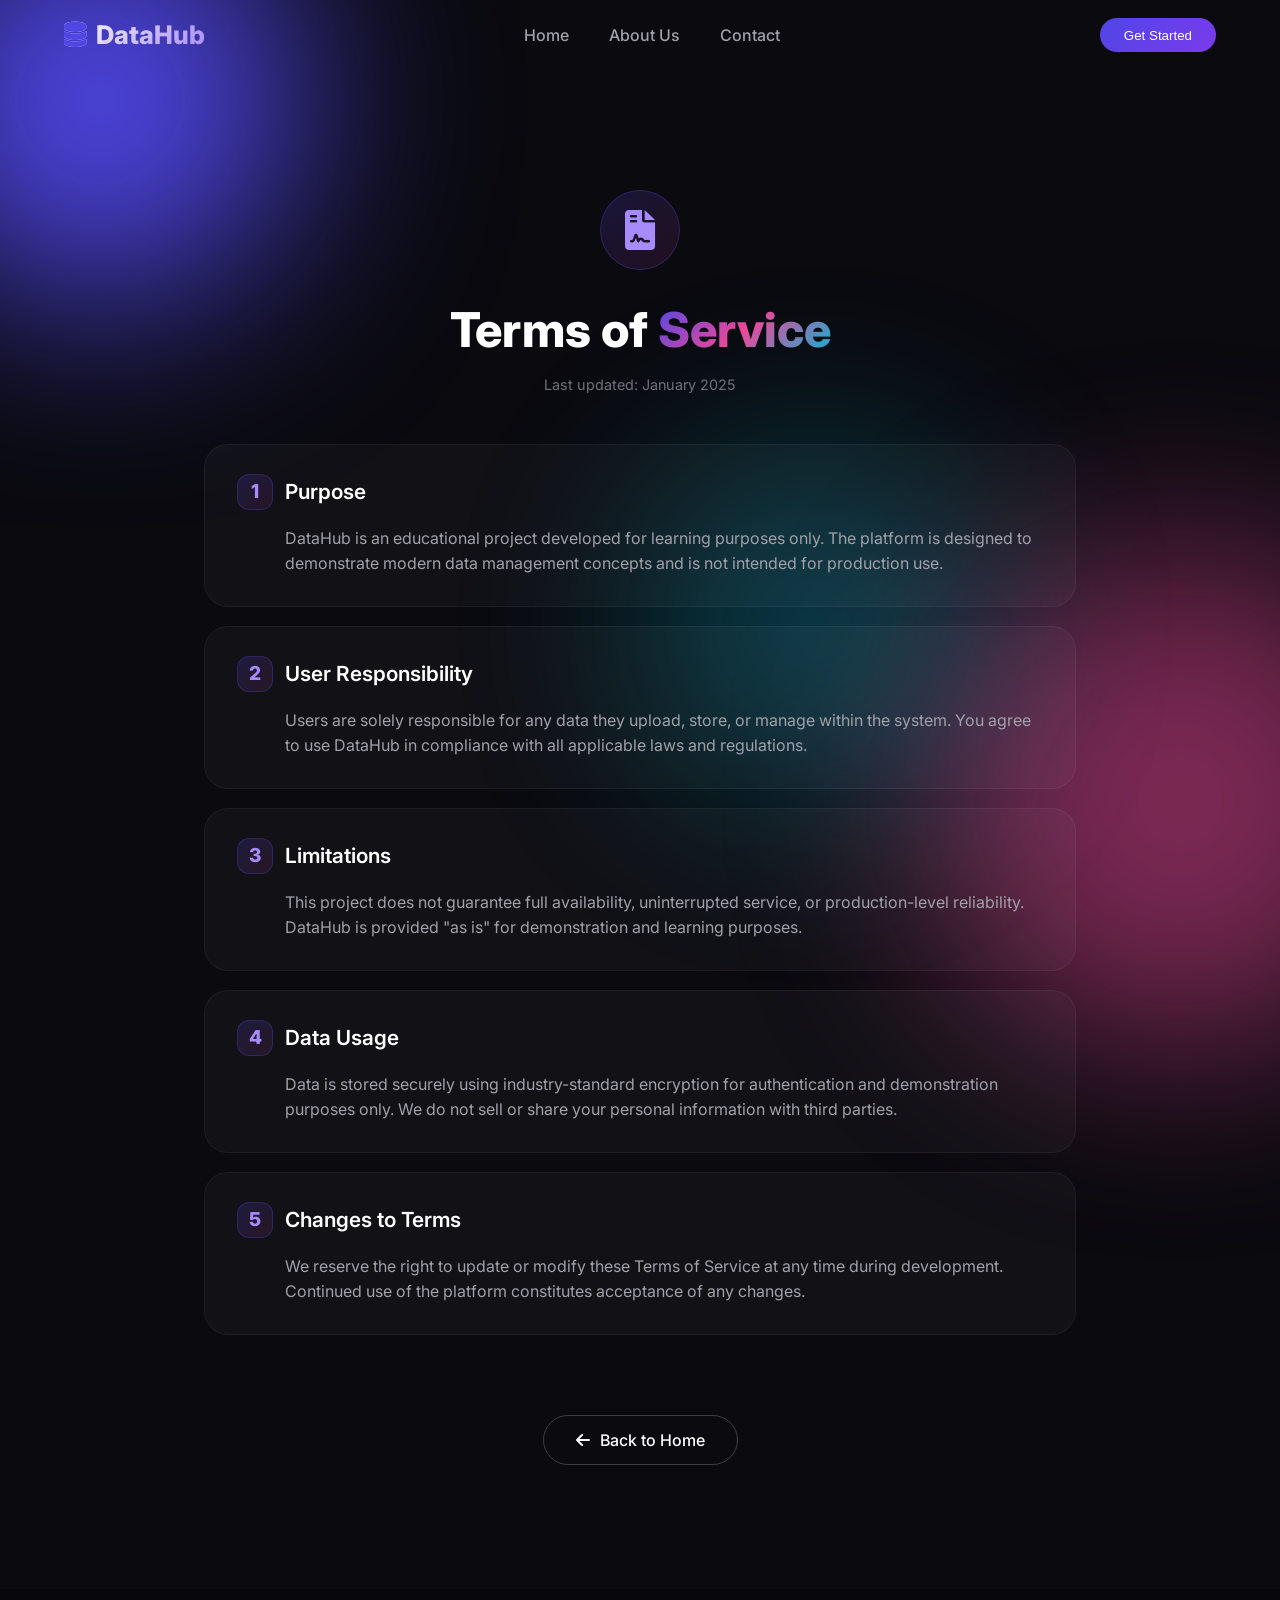
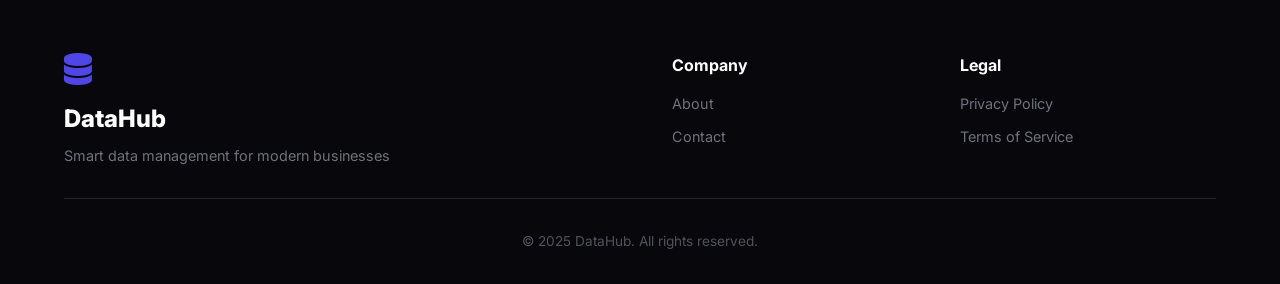
<file: datahub/frontend/terms.html>
<!DOCTYPE html>
<html lang="en">
<head>
    <meta charset="UTF-8">
    <meta name="viewport" content="width=device-width, initial-scale=1.0">
    <title>Terms of Service - DataHub</title>
    <link href="https://fonts.googleapis.com/css2?family=Inter:opsz,wght@14..32,300;14..32,400;14..32,500;14..32,600;14..32,700;14..32,800&display=swap" rel="stylesheet">
    <link rel="stylesheet" href="https://cdnjs.cloudflare.com/ajax/libs/font-awesome/6.0.0-beta3/css/all.min.css">
    <style>
        * {
            margin: 0;
            padding: 0;
            box-sizing: border-box;
        }

        body {
            font-family: 'Inter', system-ui, -apple-system, sans-serif;
            background: #0a0a0f;
            color: #ffffff;
            overflow-x: hidden;
            line-height: 1.5;
        }

        /* Animated Orbs */
        .orb {
            position: fixed;
            border-radius: 50%;
            filter: blur(100px);
            z-index: -1;
            pointer-events: none;
            animation: float 20s infinite alternate ease-in-out;
        }

        .orb1 {
            width: 400px;
            height: 400px;
            background: #4f46e5;
            top: -100px;
            left: -100px;
            animation-duration: 25s;
        }

        .orb2 {
            width: 500px;
            height: 500px;
            background: #ec4899;
            bottom: -150px;
            right: -150px;
            animation-duration: 30s;
            animation-delay: -5s;
            opacity: 0.5;
        }

        .orb3 {
            width: 350px;
            height: 350px;
            background: #06b6d4;
            top: 50%;
            left: 50%;
            animation-duration: 22s;
            animation-delay: -10s;
            opacity: 0.3;
        }

        @keyframes float {
            0% {
                transform: translate(0, 0) scale(1);
            }
            100% {
                transform: translate(80px, 80px) scale(1.2);
            }
        }

        /* Navbar */
        .navbar {
            display: flex;
            justify-content: space-between;
            align-items: center;
            padding: 1rem 5%;
            max-width: 1400px;
            margin: 0 auto;
            position: relative;
            z-index: 100;
        }

        .nav-logo {
            display: flex;
            align-items: center;
            gap: 10px;
            font-size: 1.6rem;
            font-weight: 800;
            background: linear-gradient(135deg, #fff, #a78bfa);
            -webkit-background-clip: text;
            background-clip: text;
            color: transparent;
        }

        .nav-logo i {
            color: #4f46e5;
            background: none;
            -webkit-background-clip: unset;
            background-clip: unset;
        }

        .nav-links {
            display: flex;
            gap: 2.5rem;
        }

        .nav-links a {
            text-decoration: none;
            color: #a1a1aa;
            font-weight: 500;
            transition: color 0.3s ease;
        }

        .nav-links a:hover {
            color: #ffffff;
        }

        .btn-primary {
            background: linear-gradient(135deg, #4f46e5, #7c3aed);
            border: none;
            color: white;
            padding: 0.6rem 1.5rem;
            border-radius: 40px;
            cursor: pointer;
            font-weight: 500;
            transition: all 0.3s ease;
        }

        .btn-primary:hover {
            transform: translateY(-2px);
            box-shadow: 0 10px 25px -5px rgba(79, 70, 229, 0.4);
        }

        /* Legal Container */
        .legal-container {
            max-width: 1000px;
            margin: 0 auto;
            padding: 120px 5% 60px;
        }

        .legal-header {
            text-align: center;
            margin-bottom: 3rem;
        }

        .legal-icon {
            width: 80px;
            height: 80px;
            background: linear-gradient(135deg, rgba(79, 70, 229, 0.2), rgba(236, 72, 153, 0.1));
            border-radius: 50%;
            display: flex;
            align-items: center;
            justify-content: center;
            margin: 0 auto 1.5rem;
            border: 1px solid rgba(79, 70, 229, 0.3);
        }

        .legal-icon i {
            font-size: 2.5rem;
            color: #a78bfa;
        }

        .legal-header h1 {
            font-size: 3rem;
            font-weight: 800;
            margin-bottom: 0.5rem;
        }

        .gradient-text {
            background: linear-gradient(135deg, #4f46e5, #ec4899, #06b6d4);
            -webkit-background-clip: text;
            background-clip: text;
            color: transparent;
        }

        .legal-header p {
            color: #71717a;
            font-size: 0.9rem;
        }

        /* Legal Cards */
        .legal-content {
            display: flex;
            flex-direction: column;
            gap: 1.2rem;
            margin-bottom: 3rem;
        }

        .legal-card {
            background: rgba(255, 255, 255, 0.03);
            border: 1px solid rgba(255, 255, 255, 0.05);
            border-radius: 24px;
            padding: 1.8rem 2rem;
            transition: all 0.3s ease;
        }

        .legal-card:hover {
            transform: translateX(5px);
            border-color: rgba(79, 70, 229, 0.3);
            background: rgba(79, 70, 229, 0.02);
        }

        .card-header {
            display: flex;
            align-items: center;
            gap: 12px;
            margin-bottom: 1rem;
        }

        .card-number {
            width: 36px;
            height: 36px;
            background: linear-gradient(135deg, rgba(79, 70, 229, 0.2), rgba(236, 72, 153, 0.1));
            border-radius: 12px;
            display: flex;
            align-items: center;
            justify-content: center;
            font-weight: 800;
            font-size: 1.2rem;
            color: #a78bfa;
            border: 1px solid rgba(79, 70, 229, 0.3);
        }

        .legal-card h2 {
            font-size: 1.3rem;
            font-weight: 600;
            color: #ffffff;
        }

        .legal-card p {
            color: #a1a1aa;
            line-height: 1.6;
            margin-left: 48px;
        }

        /* Back Link */
        .legal-footer {
            text-align: center;
            padding: 2rem 0;
        }

        .back-link {
            display: inline-flex;
            align-items: center;
            gap: 10px;
            background: transparent;
            border: 1px solid #3f3f46;
            padding: 0.75rem 2rem;
            border-radius: 40px;
            color: white;
            text-decoration: none;
            font-weight: 500;
            transition: all 0.3s ease;
        }

        .back-link:hover {
            border-color: #4f46e5;
            background: rgba(79, 70, 229, 0.1);
            gap: 15px;
        }

        /* Footer */
        .footer {
            background: #07070c;
            padding: 4rem 5% 2rem;
            margin-top: 2rem;
        }

        .footer-content {
            max-width: 1200px;
            margin: 0 auto;
            display: grid;
            grid-template-columns: 1fr 1fr;
            gap: 4rem;
        }

        .footer-brand i {
            font-size: 2rem;
            color: #4f46e5;
            margin-bottom: 1rem;
        }

        .footer-brand span {
            font-size: 1.5rem;
            font-weight: 800;
            display: block;
            margin-bottom: 0.5rem;
        }

        .footer-brand p {
            color: #71717a;
            font-size: 0.9rem;
        }

        .footer-links {
            display: grid;
            grid-template-columns: repeat(2, 1fr);
            gap: 2rem;
        }

        .link-group h4 {
            color: white;
            margin-bottom: 1rem;
            font-size: 1rem;
        }

        .link-group a {
            display: block;
            color: #71717a;
            text-decoration: none;
            margin-bottom: 0.75rem;
            font-size: 0.9rem;
            transition: color 0.3s ease;
        }

        .link-group a:hover {
            color: #a78bfa;
        }

        .footer-bottom {
            text-align: center;
            padding-top: 2rem;
            margin-top: 2rem;
            border-top: 1px solid #27272a;
            color: #52525b;
            font-size: 0.85rem;
        }

        /* Responsive */
        @media (max-width: 768px) {
            .navbar {
                flex-direction: column;
                gap: 1rem;
                padding: 1rem;
            }

            .nav-links {
                gap: 1.5rem;
                flex-wrap: wrap;
                justify-content: center;
            }

            .legal-header h1 {
                font-size: 2rem;
            }

            .legal-container {
                padding: 100px 5% 40px;
            }

            .legal-card {
                padding: 1.5rem;
            }

            .legal-card p {
                margin-left: 0;
                margin-top: 0.5rem;
            }

            .card-header {
                flex-wrap: wrap;
            }

            .footer-content {
                grid-template-columns: 1fr;
                gap: 2rem;
            }
        }

        @media (max-width: 480px) {
            .legal-header h1 {
                font-size: 1.8rem;
            }

            .legal-icon {
                width: 60px;
                height: 60px;
            }

            .legal-icon i {
                font-size: 1.8rem;
            }

            .footer-links {
                grid-template-columns: 1fr;
            }
        }
    </style>
</head>
<body>

    <div class="orb orb1"></div>
    <div class="orb orb2"></div>
    <div class="orb orb3"></div>

    <nav class="navbar">
        <div class="nav-logo">
            <i class="fas fa-database"></i>
            <span>DataHub</span>
        </div>
        <div class="nav-links">
            <a href="index.html">Home</a>
            <a href="index.html#about">About Us</a>
            <a href="index.html#contact">Contact</a>
        </div>
        <div class="nav-btn">
            <button class="btn-primary" onclick="window.location.href='index.html'">Get Started</button>
        </div>
    </nav>

    <main class="legal-container">
        <div class="legal-header">
            <div class="legal-icon">
                <i class="fas fa-file-contract"></i>
            </div>
            <h1>Terms of <span class="gradient-text">Service</span></h1>
            <p>Last updated: January 2025</p>
        </div>

        <div class="legal-content">
            <div class="legal-card">
                <div class="card-header">
                    <div class="card-number">1</div>
                    <h2>Purpose</h2>
                </div>
                <p>DataHub is an educational project developed for learning purposes only. The platform is designed to demonstrate modern data management concepts and is not intended for production use.</p>
            </div>

            <div class="legal-card">
                <div class="card-header">
                    <div class="card-number">2</div>
                    <h2>User Responsibility</h2>
                </div>
                <p>Users are solely responsible for any data they upload, store, or manage within the system. You agree to use DataHub in compliance with all applicable laws and regulations.</p>
            </div>

            <div class="legal-card">
                <div class="card-header">
                    <div class="card-number">3</div>
                    <h2>Limitations</h2>
                </div>
                <p>This project does not guarantee full availability, uninterrupted service, or production-level reliability. DataHub is provided "as is" for demonstration and learning purposes.</p>
            </div>

            <div class="legal-card">
                <div class="card-header">
                    <div class="card-number">4</div>
                    <h2>Data Usage</h2>
                </div>
                <p>Data is stored securely using industry-standard encryption for authentication and demonstration purposes only. We do not sell or share your personal information with third parties.</p>
            </div>

            <div class="legal-card">
                <div class="card-header">
                    <div class="card-number">5</div>
                    <h2>Changes to Terms</h2>
                </div>
                <p>We reserve the right to update or modify these Terms of Service at any time during development. Continued use of the platform constitutes acceptance of any changes.</p>
            </div>
        </div>

        <div class="legal-footer">
            <a href="index.html" class="back-link">
                <i class="fas fa-arrow-left"></i>
                Back to Home
            </a>
        </div>
    </main>

    <footer class="footer">
        <div class="footer-content">
            <div class="footer-brand">
                <i class="fas fa-database"></i>
                <span>DataHub</span>
                <p>Smart data management for modern businesses</p>
            </div>
            <div class="footer-links">
                <div class="link-group">
                    <h4>Company</h4>
                    <a href="index.html">About</a>
                    <a href="index.html#contact">Contact</a>
                </div>
                <div class="link-group">
                    <h4>Legal</h4>
                    <a href="privacy.html">Privacy Policy</a>
                    <a href="terms.html">Terms of Service</a>
                </div>
            </div>
        </div>
        <div class="footer-bottom">
            <p>&copy; 2025 DataHub. All rights reserved.</p>
        </div>
    </footer>

</body>
</html>
</file>
<file: datahub/frontend/style.css>
* {
    margin: 0;
    padding: 0;
    box-sizing: border-box;
}

body {
    font-family: 'Inter', system-ui, -apple-system, sans-serif;
    background: #0a0a0f;
    color: #ffffff;
    overflow-x: hidden;
    line-height: 1.5;
}

/* Animated Orbs */
.orb {
    position: fixed;
    border-radius: 50%;
    filter: blur(100px);
    z-index: -1;
    pointer-events: none;
    animation: float 20s infinite alternate ease-in-out;
}

.orb1 {
    width: 400px;
    height: 400px;
    background: #4f46e5;
    top: -100px;
    left: -100px;
    animation-duration: 25s;
}

.orb2 {
    width: 500px;
    height: 500px;
    background: #ec4899;
    bottom: -150px;
    right: -150px;
    animation-duration: 30s;
    animation-delay: -5s;
    opacity: 0.5;
}

.orb3 {
    width: 350px;
    height: 350px;
    background: #06b6d4;
    top: 50%;
    left: 50%;
    animation-duration: 22s;
    animation-delay: -10s;
    opacity: 0.3;
}

@keyframes float {
    0% {
        transform: translate(0, 0) scale(1);
    }
    100% {
        transform: translate(80px, 80px) scale(1.2);
    }
}

/* Navbar */
.navbar {
    display: flex;
    justify-content: space-between;
    align-items: center;
    padding: 1rem 5%;
    max-width: 1400px;
    margin: 0 auto;
    position: relative;
    z-index: 100;
}

.nav-logo {
    display: flex;
    align-items: center;
    gap: 10px;
    font-size: 1.6rem;
    font-weight: 800;
    background: linear-gradient(135deg, #fff, #a78bfa);
    -webkit-background-clip: text;
    background-clip: text;
    color: transparent;
}

.nav-logo i {
    color: #4f46e5;
    background: none;
    -webkit-background-clip: unset;
    background-clip: unset;
}

.nav-links {
    display: flex;
    gap: 2.5rem;
}

.nav-links a {
    text-decoration: none;
    color: #a1a1aa;
    font-weight: 500;
    transition: color 0.3s ease;
}

.nav-links a:hover,
.nav-links a.active {
    color: #ffffff;
}

.btn-primary {
    background: linear-gradient(135deg, #4f46e5, #7c3aed);
    border: none;
    color: white;
    padding: 0.6rem 1.5rem;
    border-radius: 40px;
    cursor: pointer;
    font-weight: 500;
    transition: all 0.3s ease;
}

.btn-primary:hover {
    transform: translateY(-2px);
    box-shadow: 0 10px 25px -5px rgba(79, 70, 229, 0.4);
}

/* Container */
.container {
    max-width: 1200px;
    margin: 0 auto;
    padding: 0 5%;
}

/* Hero Section */
.hero-section {
    text-align: center;
    padding: 5rem 0 4rem;
}

.hero-badge {
    display: inline-flex;
    align-items: center;
    gap: 8px;
    background: rgba(79, 70, 229, 0.15);
    border: 1px solid rgba(79, 70, 229, 0.3);
    padding: 0.5rem 1.2rem;
    border-radius: 60px;
    font-size: 0.85rem;
    color: #a78bfa;
    margin-bottom: 2rem;
}

.hero-title {
    font-size: 3.8rem;
    font-weight: 800;
    line-height: 1.2;
    margin-bottom: 1.5rem;
}

.gradient-text {
    background: linear-gradient(135deg, #4f46e5, #ec4899, #06b6d4);
    -webkit-background-clip: text;
    background-clip: text;
    color: transparent;
}

.hero-desc {
    font-size: 1.2rem;
    color: #a1a1aa;
    max-width: 600px;
    margin: 0 auto 2rem;
}

.hero-buttons {
    display: flex;
    gap: 1rem;
    justify-content: center;
    margin-bottom: 3rem;
}

.btn-hero-primary {
    background: linear-gradient(135deg, #4f46e5, #7c3aed);
    border: none;
    color: white;
    padding: 1rem 2rem;
    border-radius: 50px;
    font-size: 1rem;
    font-weight: 600;
    cursor: pointer;
    display: inline-flex;
    align-items: center;
    gap: 10px;
    transition: all 0.3s ease;
}

.btn-hero-primary:hover {
    transform: translateY(-2px);
    box-shadow: 0 20px 30px -10px rgba(79, 70, 229, 0.5);
    gap: 15px;
}

/* About Section */
.about-section {
    padding: 5rem 0;
}

.section-header {
    text-align: center;
    margin-bottom: 3rem;
}

.section-badge {
    display: inline-block;
    background: rgba(79, 70, 229, 0.1);
    color: #a78bfa;
    padding: 0.3rem 1rem;
    border-radius: 40px;
    font-size: 0.85rem;
    margin-bottom: 1rem;
}

.section-header h2 {
    font-size: 2.5rem;
    margin-bottom: 1rem;
}

.section-header p {
    color: #a1a1aa;
    max-width: 600px;
    margin: 0 auto;
}

.about-grid {
    display: grid;
    grid-template-columns: repeat(auto-fit, minmax(280px, 1fr));
    gap: 2rem;
}

.about-card {
    background: rgba(255, 255, 255, 0.03);
    border: 1px solid rgba(255, 255, 255, 0.05);
    border-radius: 24px;
    padding: 2rem;
    text-align: center;
    transition: all 0.3s ease;
}

.about-card:hover {
    transform: translateY(-5px);
    border-color: rgba(79, 70, 229, 0.3);
    background: rgba(79, 70, 229, 0.03);
}

.about-card i {
    font-size: 2.5rem;
    color: #a78bfa;
    margin-bottom: 1.2rem;
}

.about-card h3 {
    font-size: 1.3rem;
    margin-bottom: 0.75rem;
}

.about-card p {
    color: #a1a1aa;
    line-height: 1.6;
}

/* Contact Section */
.contact-section {
    padding: 5rem 0;
}

.contact-container {
    display: grid;
    grid-template-columns: 1fr 1fr;
    gap: 3rem;
    background: rgba(255, 255, 255, 0.02);
    border: 1px solid rgba(255, 255, 255, 0.05);
    border-radius: 32px;
    padding: 2.5rem;
}

.contact-info {
    display: flex;
    flex-direction: column;
    gap: 2rem;
}

.contact-item {
    display: flex;
    align-items: flex-start;
    gap: 1rem;
}

.contact-item i {
    font-size: 1.5rem;
    color: #a78bfa;
    margin-top: 0.25rem;
}

.contact-item h4 {
    font-size: 1.1rem;
    margin-bottom: 0.25rem;
}

.contact-item p {
    color: #a1a1aa;
}

.contact-form {
    display: flex;
    flex-direction: column;
    gap: 1rem;
}

.contact-form input,
.contact-form textarea {
    background: rgba(255, 255, 255, 0.05);
    border: 1px solid rgba(255, 255, 255, 0.1);
    border-radius: 16px;
    padding: 1rem;
    color: white;
    font-family: inherit;
    font-size: 1rem;
    transition: all 0.3s ease;
}

.contact-form input:focus,
.contact-form textarea:focus {
    outline: none;
    border-color: #4f46e5;
    background: rgba(79, 70, 229, 0.05);
}

.contact-form input::placeholder,
.contact-form textarea::placeholder {
    color: #52525b;
}

.btn-submit {
    background: linear-gradient(135deg, #4f46e5, #7c3aed);
    border: none;
    color: white;
    padding: 1rem;
    border-radius: 16px;
    font-size: 1rem;
    font-weight: 600;
    cursor: pointer;
    display: inline-flex;
    align-items: center;
    justify-content: center;
    gap: 10px;
    transition: all 0.3s ease;
}

.btn-submit:hover {
    transform: translateY(-2px);
    box-shadow: 0 10px 25px -5px rgba(79, 70, 229, 0.4);
    gap: 15px;
}

/* Footer */
.footer {
    background: #07070c;
    padding: 4rem 5% 2rem;
    margin-top: 4rem;
}

.footer-content {
    max-width: 1200px;
    margin: 0 auto;
    display: grid;
    grid-template-columns: 1fr 1fr;
    gap: 4rem;
}

.footer-brand i {
    font-size: 2rem;
    color: #4f46e5;
    margin-bottom: 1rem;
}

.footer-brand span {
    font-size: 1.5rem;
    font-weight: 800;
    display: block;
    margin-bottom: 0.5rem;
}

.footer-brand p {
    color: #71717a;
    font-size: 0.9rem;
}

.footer-links {
    display: grid;
    grid-template-columns: repeat(2, 1fr);
    gap: 2rem;
}

.link-group h4 {
    color: white;
    margin-bottom: 1rem;
    font-size: 1rem;
}

.link-group a {
    display: block;
    color: #71717a;
    text-decoration: none;
    margin-bottom: 0.75rem;
    font-size: 0.9rem;
    transition: color 0.3s ease;
}

.link-group a:hover {
    color: #a78bfa;
}

.footer-bottom {
    text-align: center;
    padding-top: 2rem;
    margin-top: 2rem;
    border-top: 1px solid #27272a;
    color: #52525b;
    font-size: 0.85rem;
}

/* Responsive */
@media (max-width: 768px) {
    .navbar {
        flex-direction: column;
        gap: 1rem;
        padding: 1rem;
    }

    .nav-links {
        gap: 1.5rem;
        flex-wrap: wrap;
        justify-content: center;
    }

    .hero-title {
        font-size: 2.2rem;
    }

    .hero-desc {
        font-size: 1rem;
    }

    .hero-buttons {
        flex-direction: column;
        align-items: center;
    }

    .contact-container {
        grid-template-columns: 1fr;
        padding: 1.5rem;
    }

    .footer-content {
        grid-template-columns: 1fr;
        gap: 2rem;
    }

    .section-header h2 {
        font-size: 1.8rem;
    }

    .about-grid {
        grid-template-columns: 1fr;
    }
}
</file>
